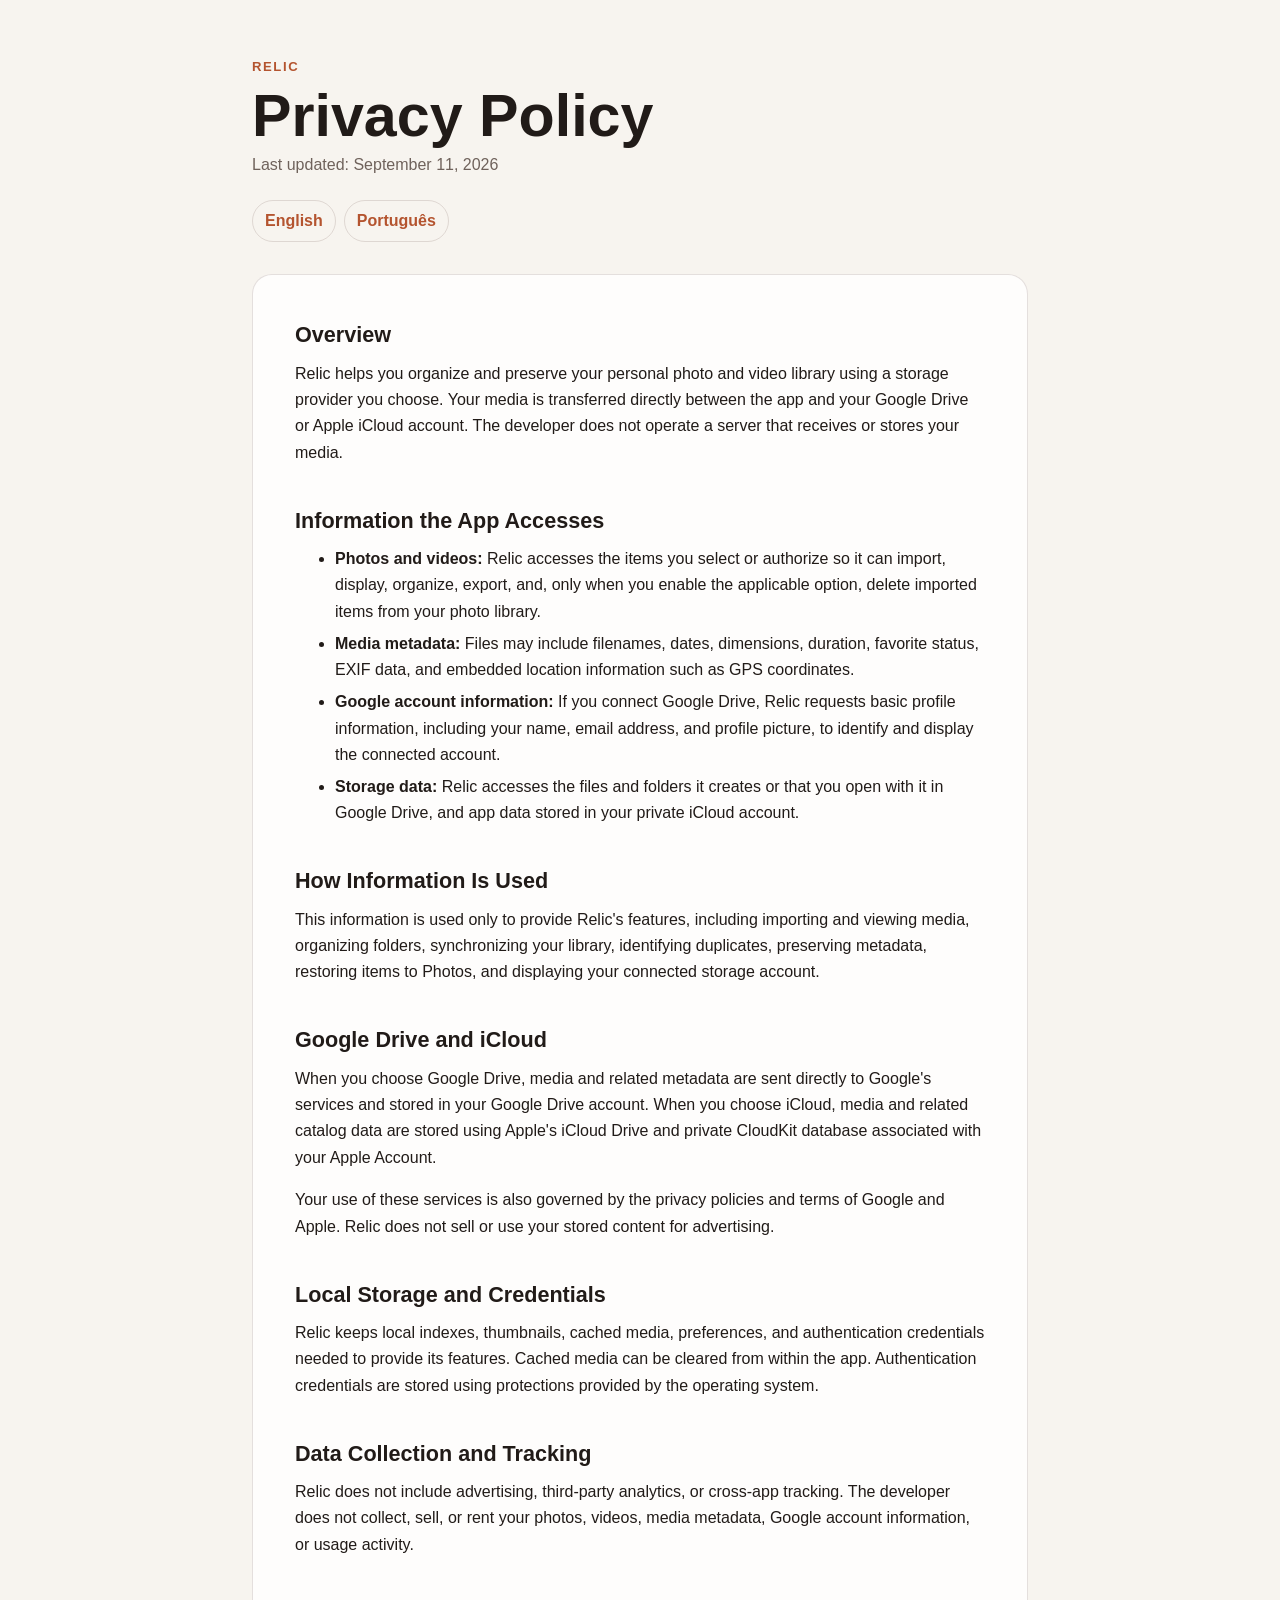
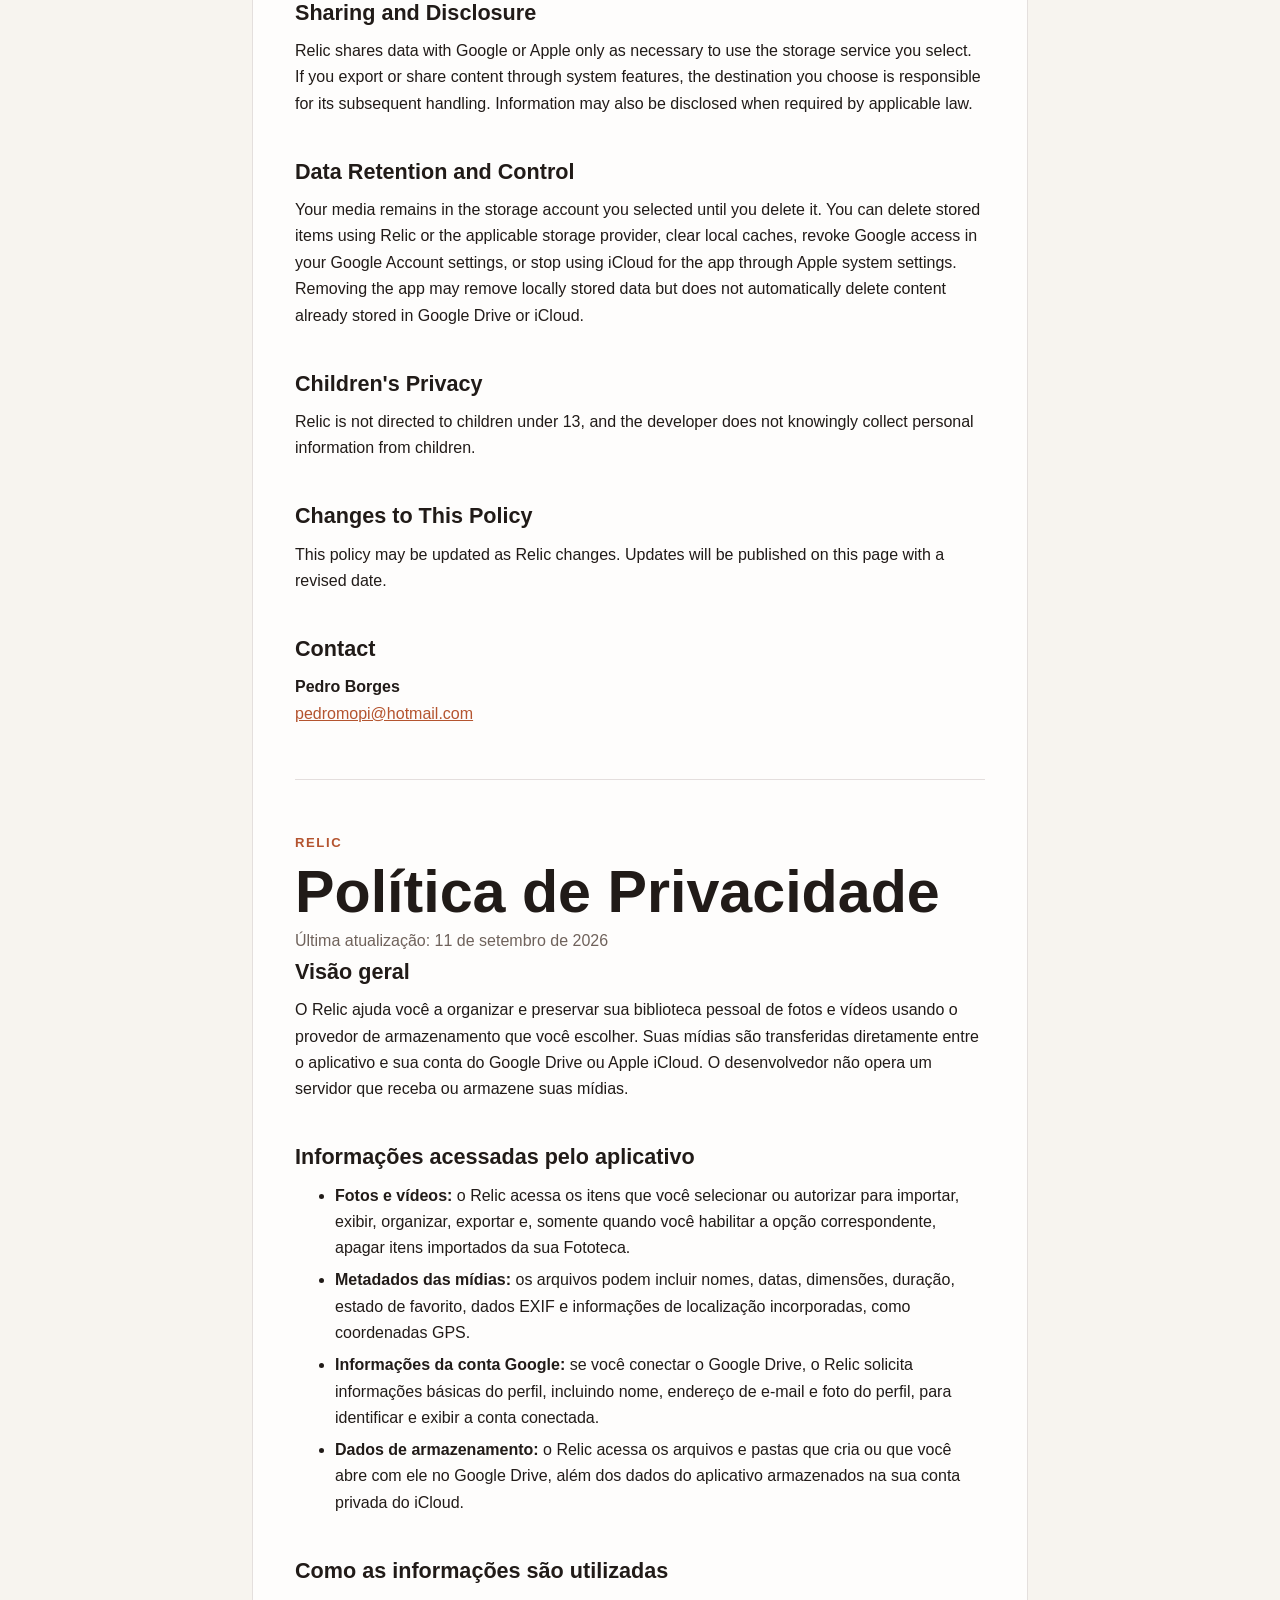
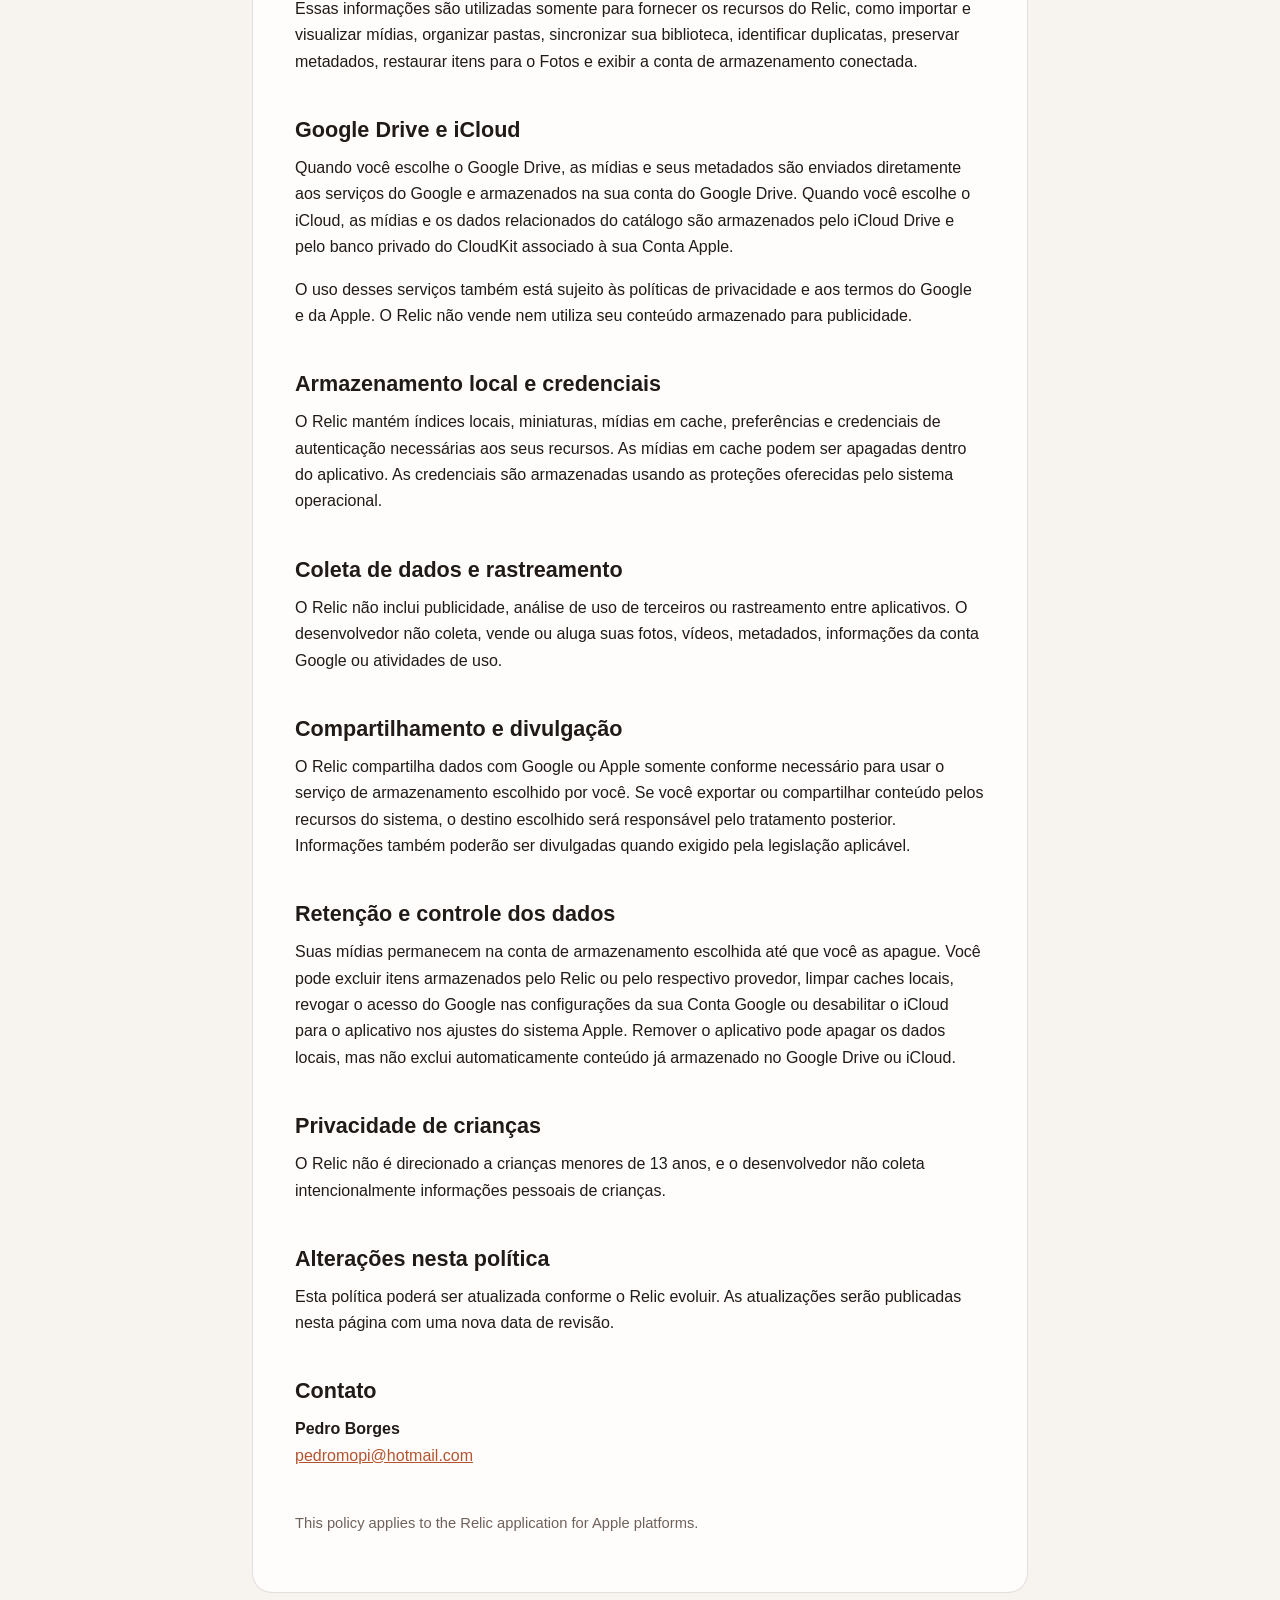
<file: relic/privacy/index.html>
<!DOCTYPE html>
<html lang="en">
<head>
<meta charset="UTF-8">
<meta name="viewport" content="width=device-width, initial-scale=1.0">
<meta name="description" content="Relic Privacy Policy">
<title>Relic - Privacy Policy</title>
<style>
:root { color-scheme: light dark; --bg:#f7f4ef; --card:rgba(255,255,255,.82); --text:#211b18; --muted:#6f625b; --accent:#b4542f; --border:rgba(92,67,55,.16); }
@media (prefers-color-scheme: dark) { :root { --bg:#17110f; --card:rgba(255,255,255,.055); --text:#f5ece6; --muted:#c8b6aa; --accent:#e48a61; --border:rgba(255,255,255,.12); } }
* { box-sizing:border-box; }
body { margin:0; background:var(--bg); color:var(--text); font-family:-apple-system,BlinkMacSystemFont,"Segoe UI",sans-serif; line-height:1.65; }
main { max-width:820px; margin:0 auto; padding:56px 22px 80px; }
header { margin-bottom:32px; }
.eyebrow { color:var(--accent); font-size:.82rem; font-weight:700; letter-spacing:.12em; text-transform:uppercase; }
h1 { margin:6px 0 4px; font-size:clamp(2.2rem,7vw,3.7rem); line-height:1.08; }
.updated,.legal-note { color:var(--muted); }
.updated { margin:0; }
.language-links { margin-top:22px; }
.language-links a { display:inline-block; margin-right:8px; padding:7px 12px; border:1px solid var(--border); border-radius:999px; color:var(--accent); text-decoration:none; font-weight:600; }
article { margin-top:24px; padding:clamp(22px,5vw,42px); background:var(--card); border:1px solid var(--border); border-radius:20px; }
h2 { margin:1.7em 0 .35em; font-size:1.35rem; }
h2:first-of-type { margin-top:0; }
p,ul { margin-top:.45em; }
li+li { margin-top:.35em; }
a { color:var(--accent); }
.divider { margin:52px 0; border:0; border-top:1px solid var(--border); }
.legal-note { margin-top:42px; font-size:.92rem; }
</style>
</head>
<body>
<main>
<header>
<div class="eyebrow">Relic</div>
<h1>Privacy Policy</h1>
<p class="updated">Last updated: September 11, 2026</p>
<nav class="language-links" aria-label="Language"><a href="#english">English</a><a href="#portugues" lang="pt-BR">Português</a></nav>
</header>

<article id="english">
<h2>Overview</h2>
<p>Relic helps you organize and preserve your personal photo and video library using a storage provider you choose. Your media is transferred directly between the app and your Google Drive or Apple iCloud account. The developer does not operate a server that receives or stores your media.</p>

<h2>Information the App Accesses</h2>
<ul>
<li><strong>Photos and videos:</strong> Relic accesses the items you select or authorize so it can import, display, organize, export, and, only when you enable the applicable option, delete imported items from your photo library.</li>
<li><strong>Media metadata:</strong> Files may include filenames, dates, dimensions, duration, favorite status, EXIF data, and embedded location information such as GPS coordinates.</li>
<li><strong>Google account information:</strong> If you connect Google Drive, Relic requests basic profile information, including your name, email address, and profile picture, to identify and display the connected account.</li>
<li><strong>Storage data:</strong> Relic accesses the files and folders it creates or that you open with it in Google Drive, and app data stored in your private iCloud account.</li>
</ul>

<h2>How Information Is Used</h2>
<p>This information is used only to provide Relic's features, including importing and viewing media, organizing folders, synchronizing your library, identifying duplicates, preserving metadata, restoring items to Photos, and displaying your connected storage account.</p>

<h2>Google Drive and iCloud</h2>
<p>When you choose Google Drive, media and related metadata are sent directly to Google's services and stored in your Google Drive account. When you choose iCloud, media and related catalog data are stored using Apple's iCloud Drive and private CloudKit database associated with your Apple Account.</p>
<p>Your use of these services is also governed by the privacy policies and terms of Google and Apple. Relic does not sell or use your stored content for advertising.</p>

<h2>Local Storage and Credentials</h2>
<p>Relic keeps local indexes, thumbnails, cached media, preferences, and authentication credentials needed to provide its features. Cached media can be cleared from within the app. Authentication credentials are stored using protections provided by the operating system.</p>

<h2>Data Collection and Tracking</h2>
<p>Relic does not include advertising, third-party analytics, or cross-app tracking. The developer does not collect, sell, or rent your photos, videos, media metadata, Google account information, or usage activity.</p>

<h2>Sharing and Disclosure</h2>
<p>Relic shares data with Google or Apple only as necessary to use the storage service you select. If you export or share content through system features, the destination you choose is responsible for its subsequent handling. Information may also be disclosed when required by applicable law.</p>

<h2>Data Retention and Control</h2>
<p>Your media remains in the storage account you selected until you delete it. You can delete stored items using Relic or the applicable storage provider, clear local caches, revoke Google access in your Google Account settings, or stop using iCloud for the app through Apple system settings. Removing the app may remove locally stored data but does not automatically delete content already stored in Google Drive or iCloud.</p>

<h2>Children's Privacy</h2>
<p>Relic is not directed to children under 13, and the developer does not knowingly collect personal information from children.</p>

<h2>Changes to This Policy</h2>
<p>This policy may be updated as Relic changes. Updates will be published on this page with a revised date.</p>

<h2>Contact</h2>
<p><strong>Pedro Borges</strong><br><a href="mailto:pedromopi@hotmail.com">pedromopi@hotmail.com</a></p>

<hr class="divider">

<section id="portugues" lang="pt-BR">
<div class="eyebrow">Relic</div>
<h1>Política de Privacidade</h1>
<p class="updated">Última atualização: 11 de setembro de 2026</p>

<h2>Visão geral</h2>
<p>O Relic ajuda você a organizar e preservar sua biblioteca pessoal de fotos e vídeos usando o provedor de armazenamento que você escolher. Suas mídias são transferidas diretamente entre o aplicativo e sua conta do Google Drive ou Apple iCloud. O desenvolvedor não opera um servidor que receba ou armazene suas mídias.</p>

<h2>Informações acessadas pelo aplicativo</h2>
<ul>
<li><strong>Fotos e vídeos:</strong> o Relic acessa os itens que você selecionar ou autorizar para importar, exibir, organizar, exportar e, somente quando você habilitar a opção correspondente, apagar itens importados da sua Fototeca.</li>
<li><strong>Metadados das mídias:</strong> os arquivos podem incluir nomes, datas, dimensões, duração, estado de favorito, dados EXIF e informações de localização incorporadas, como coordenadas GPS.</li>
<li><strong>Informações da conta Google:</strong> se você conectar o Google Drive, o Relic solicita informações básicas do perfil, incluindo nome, endereço de e-mail e foto do perfil, para identificar e exibir a conta conectada.</li>
<li><strong>Dados de armazenamento:</strong> o Relic acessa os arquivos e pastas que cria ou que você abre com ele no Google Drive, além dos dados do aplicativo armazenados na sua conta privada do iCloud.</li>
</ul>

<h2>Como as informações são utilizadas</h2>
<p>Essas informações são utilizadas somente para fornecer os recursos do Relic, como importar e visualizar mídias, organizar pastas, sincronizar sua biblioteca, identificar duplicatas, preservar metadados, restaurar itens para o Fotos e exibir a conta de armazenamento conectada.</p>

<h2>Google Drive e iCloud</h2>
<p>Quando você escolhe o Google Drive, as mídias e seus metadados são enviados diretamente aos serviços do Google e armazenados na sua conta do Google Drive. Quando você escolhe o iCloud, as mídias e os dados relacionados do catálogo são armazenados pelo iCloud Drive e pelo banco privado do CloudKit associado à sua Conta Apple.</p>
<p>O uso desses serviços também está sujeito às políticas de privacidade e aos termos do Google e da Apple. O Relic não vende nem utiliza seu conteúdo armazenado para publicidade.</p>

<h2>Armazenamento local e credenciais</h2>
<p>O Relic mantém índices locais, miniaturas, mídias em cache, preferências e credenciais de autenticação necessárias aos seus recursos. As mídias em cache podem ser apagadas dentro do aplicativo. As credenciais são armazenadas usando as proteções oferecidas pelo sistema operacional.</p>

<h2>Coleta de dados e rastreamento</h2>
<p>O Relic não inclui publicidade, análise de uso de terceiros ou rastreamento entre aplicativos. O desenvolvedor não coleta, vende ou aluga suas fotos, vídeos, metadados, informações da conta Google ou atividades de uso.</p>

<h2>Compartilhamento e divulgação</h2>
<p>O Relic compartilha dados com Google ou Apple somente conforme necessário para usar o serviço de armazenamento escolhido por você. Se você exportar ou compartilhar conteúdo pelos recursos do sistema, o destino escolhido será responsável pelo tratamento posterior. Informações também poderão ser divulgadas quando exigido pela legislação aplicável.</p>

<h2>Retenção e controle dos dados</h2>
<p>Suas mídias permanecem na conta de armazenamento escolhida até que você as apague. Você pode excluir itens armazenados pelo Relic ou pelo respectivo provedor, limpar caches locais, revogar o acesso do Google nas configurações da sua Conta Google ou desabilitar o iCloud para o aplicativo nos ajustes do sistema Apple. Remover o aplicativo pode apagar os dados locais, mas não exclui automaticamente conteúdo já armazenado no Google Drive ou iCloud.</p>

<h2>Privacidade de crianças</h2>
<p>O Relic não é direcionado a crianças menores de 13 anos, e o desenvolvedor não coleta intencionalmente informações pessoais de crianças.</p>

<h2>Alterações nesta política</h2>
<p>Esta política poderá ser atualizada conforme o Relic evoluir. As atualizações serão publicadas nesta página com uma nova data de revisão.</p>

<h2>Contato</h2>
<p><strong>Pedro Borges</strong><br><a href="mailto:pedromopi@hotmail.com">pedromopi@hotmail.com</a></p>
</section>

<p class="legal-note">This policy applies to the Relic application for Apple platforms.</p>
</article>
</main>
</body>
</html>
</file>
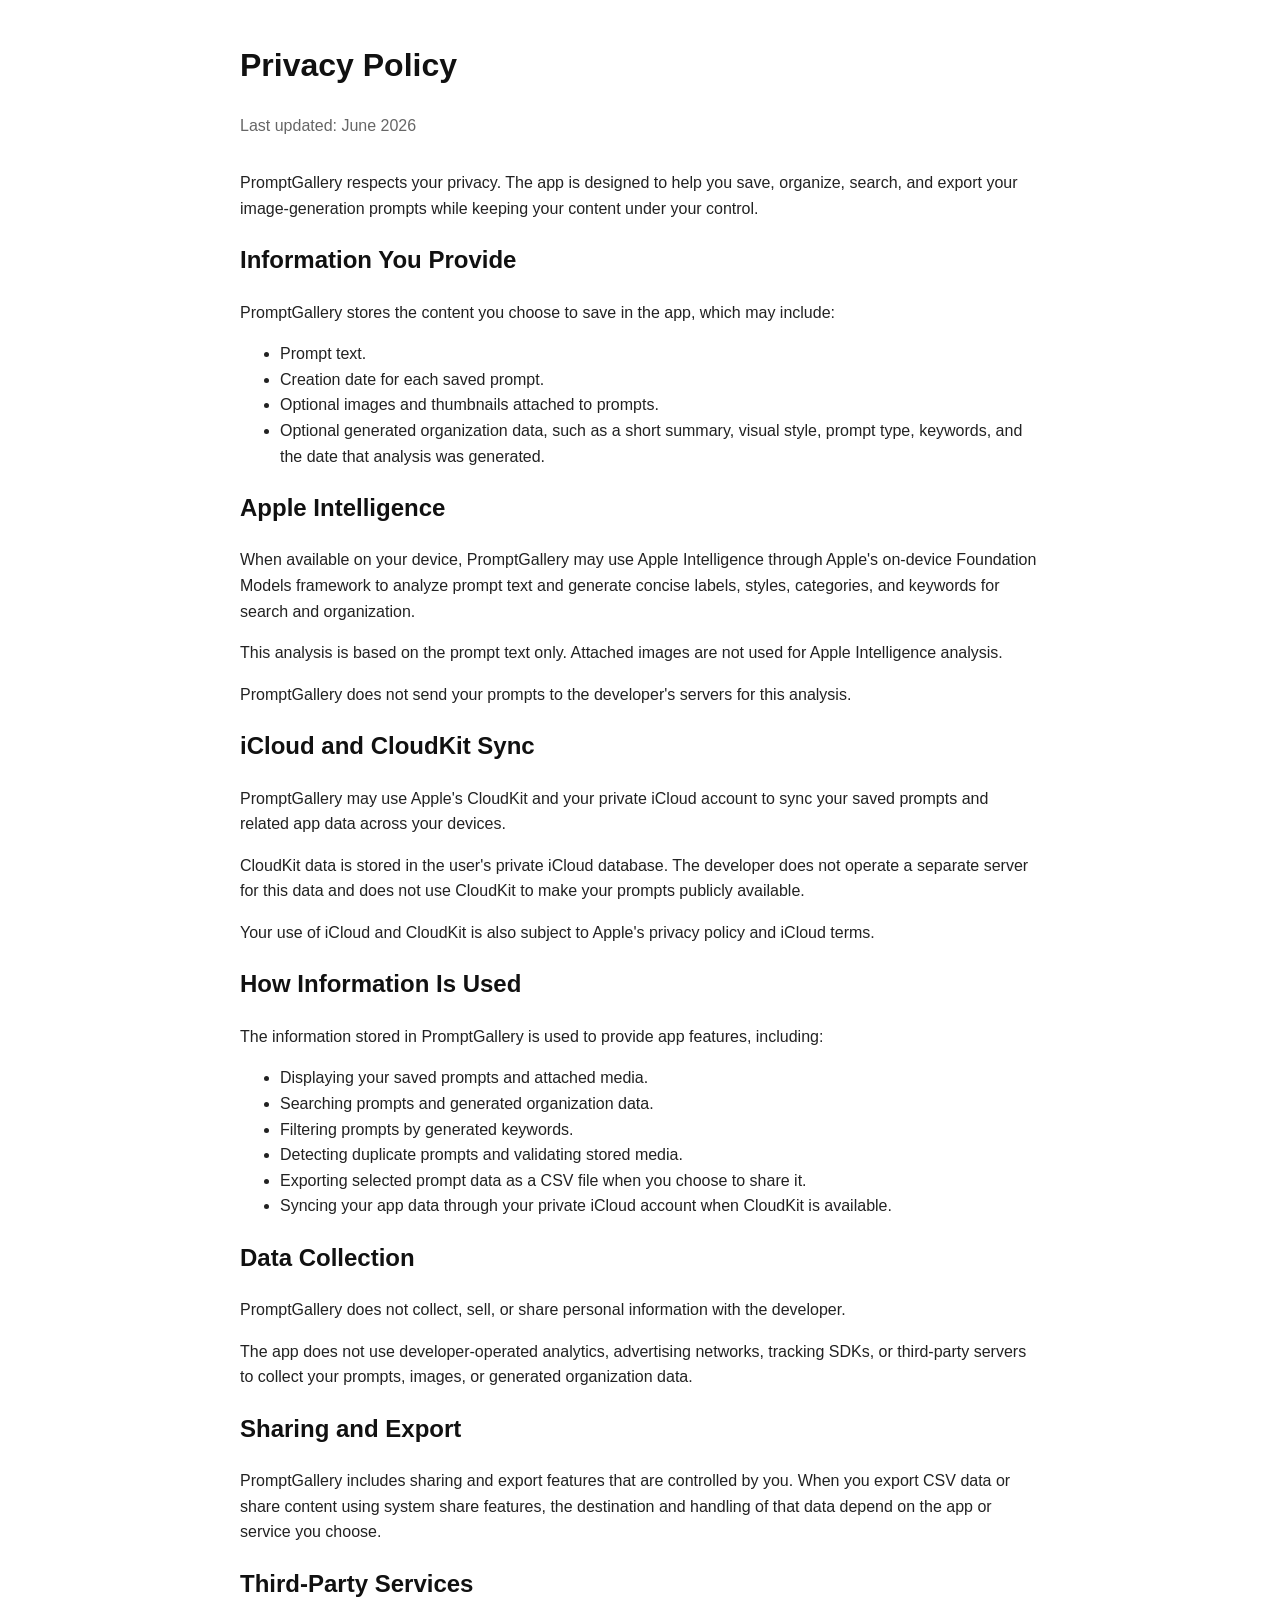
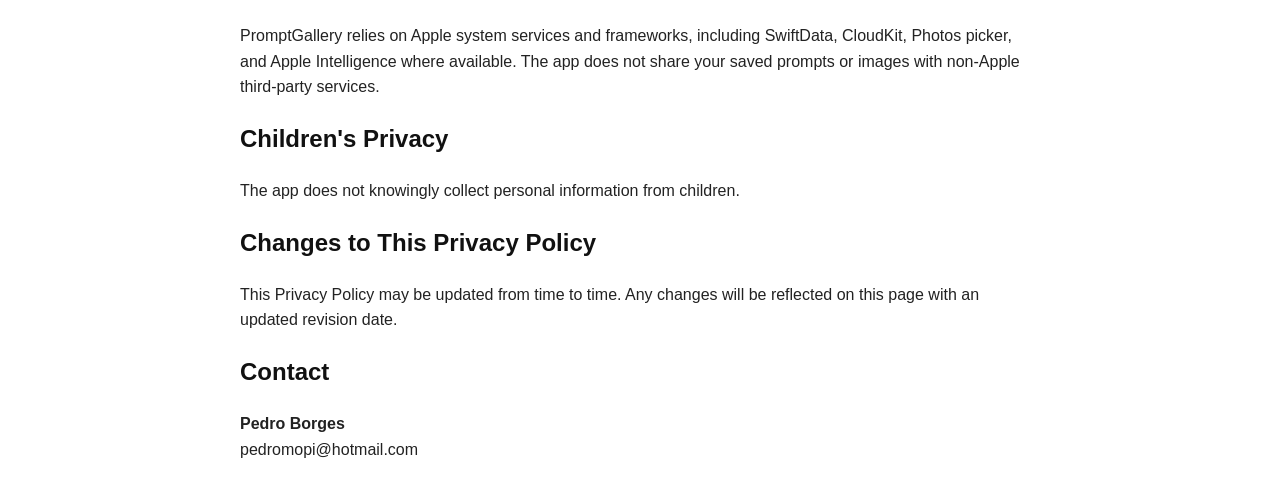
<file: apps/prompt-gallery/privacy.html>
<!DOCTYPE html>
<html lang="en">
<head>
<meta charset="UTF-8">
<meta name="viewport" content="width=device-width, initial-scale=1.0">
<title>PromptGallery - Privacy Policy</title>
<style>
body {
    max-width: 800px;
    margin: 40px auto;
    padding: 0 20px;
    font-family: -apple-system, BlinkMacSystemFont, "Segoe UI", sans-serif;
    line-height: 1.6;
    color: #222;
}
h1, h2 { color: #111; }
.date { color: #666; margin-bottom: 2em; }
</style>
</head>
<body>
<h1>Privacy Policy</h1>
<p class="date">Last updated: June 2026</p>

<p>PromptGallery respects your privacy. The app is designed to help you save, organize, search, and export your image-generation prompts while keeping your content under your control.</p>

<h2>Information You Provide</h2>
<p>PromptGallery stores the content you choose to save in the app, which may include:</p>
<ul>
<li>Prompt text.</li>
<li>Creation date for each saved prompt.</li>
<li>Optional images and thumbnails attached to prompts.</li>
<li>Optional generated organization data, such as a short summary, visual style, prompt type, keywords, and the date that analysis was generated.</li>
</ul>

<h2>Apple Intelligence</h2>
<p>When available on your device, PromptGallery may use Apple Intelligence through Apple's on-device Foundation Models framework to analyze prompt text and generate concise labels, styles, categories, and keywords for search and organization.</p>
<p>This analysis is based on the prompt text only. Attached images are not used for Apple Intelligence analysis.</p>
<p>PromptGallery does not send your prompts to the developer's servers for this analysis.</p>

<h2>iCloud and CloudKit Sync</h2>
<p>PromptGallery may use Apple's CloudKit and your private iCloud account to sync your saved prompts and related app data across your devices.</p>
<p>CloudKit data is stored in the user's private iCloud database. The developer does not operate a separate server for this data and does not use CloudKit to make your prompts publicly available.</p>
<p>Your use of iCloud and CloudKit is also subject to Apple's privacy policy and iCloud terms.</p>

<h2>How Information Is Used</h2>
<p>The information stored in PromptGallery is used to provide app features, including:</p>
<ul>
<li>Displaying your saved prompts and attached media.</li>
<li>Searching prompts and generated organization data.</li>
<li>Filtering prompts by generated keywords.</li>
<li>Detecting duplicate prompts and validating stored media.</li>
<li>Exporting selected prompt data as a CSV file when you choose to share it.</li>
<li>Syncing your app data through your private iCloud account when CloudKit is available.</li>
</ul>

<h2>Data Collection</h2>
<p>PromptGallery does not collect, sell, or share personal information with the developer.</p>
<p>The app does not use developer-operated analytics, advertising networks, tracking SDKs, or third-party servers to collect your prompts, images, or generated organization data.</p>

<h2>Sharing and Export</h2>
<p>PromptGallery includes sharing and export features that are controlled by you. When you export CSV data or share content using system share features, the destination and handling of that data depend on the app or service you choose.</p>

<h2>Third-Party Services</h2>
<p>PromptGallery relies on Apple system services and frameworks, including SwiftData, CloudKit, Photos picker, and Apple Intelligence where available. The app does not share your saved prompts or images with non-Apple third-party services.</p>

<h2>Children's Privacy</h2>
<p>The app does not knowingly collect personal information from children.</p>

<h2>Changes to This Privacy Policy</h2>
<p>This Privacy Policy may be updated from time to time. Any changes will be reflected on this page with an updated revision date.</p>

<h2>Contact</h2>
<p><strong>Pedro Borges</strong><br>pedromopi@hotmail.com</p>
</body>
</html>
</file>
